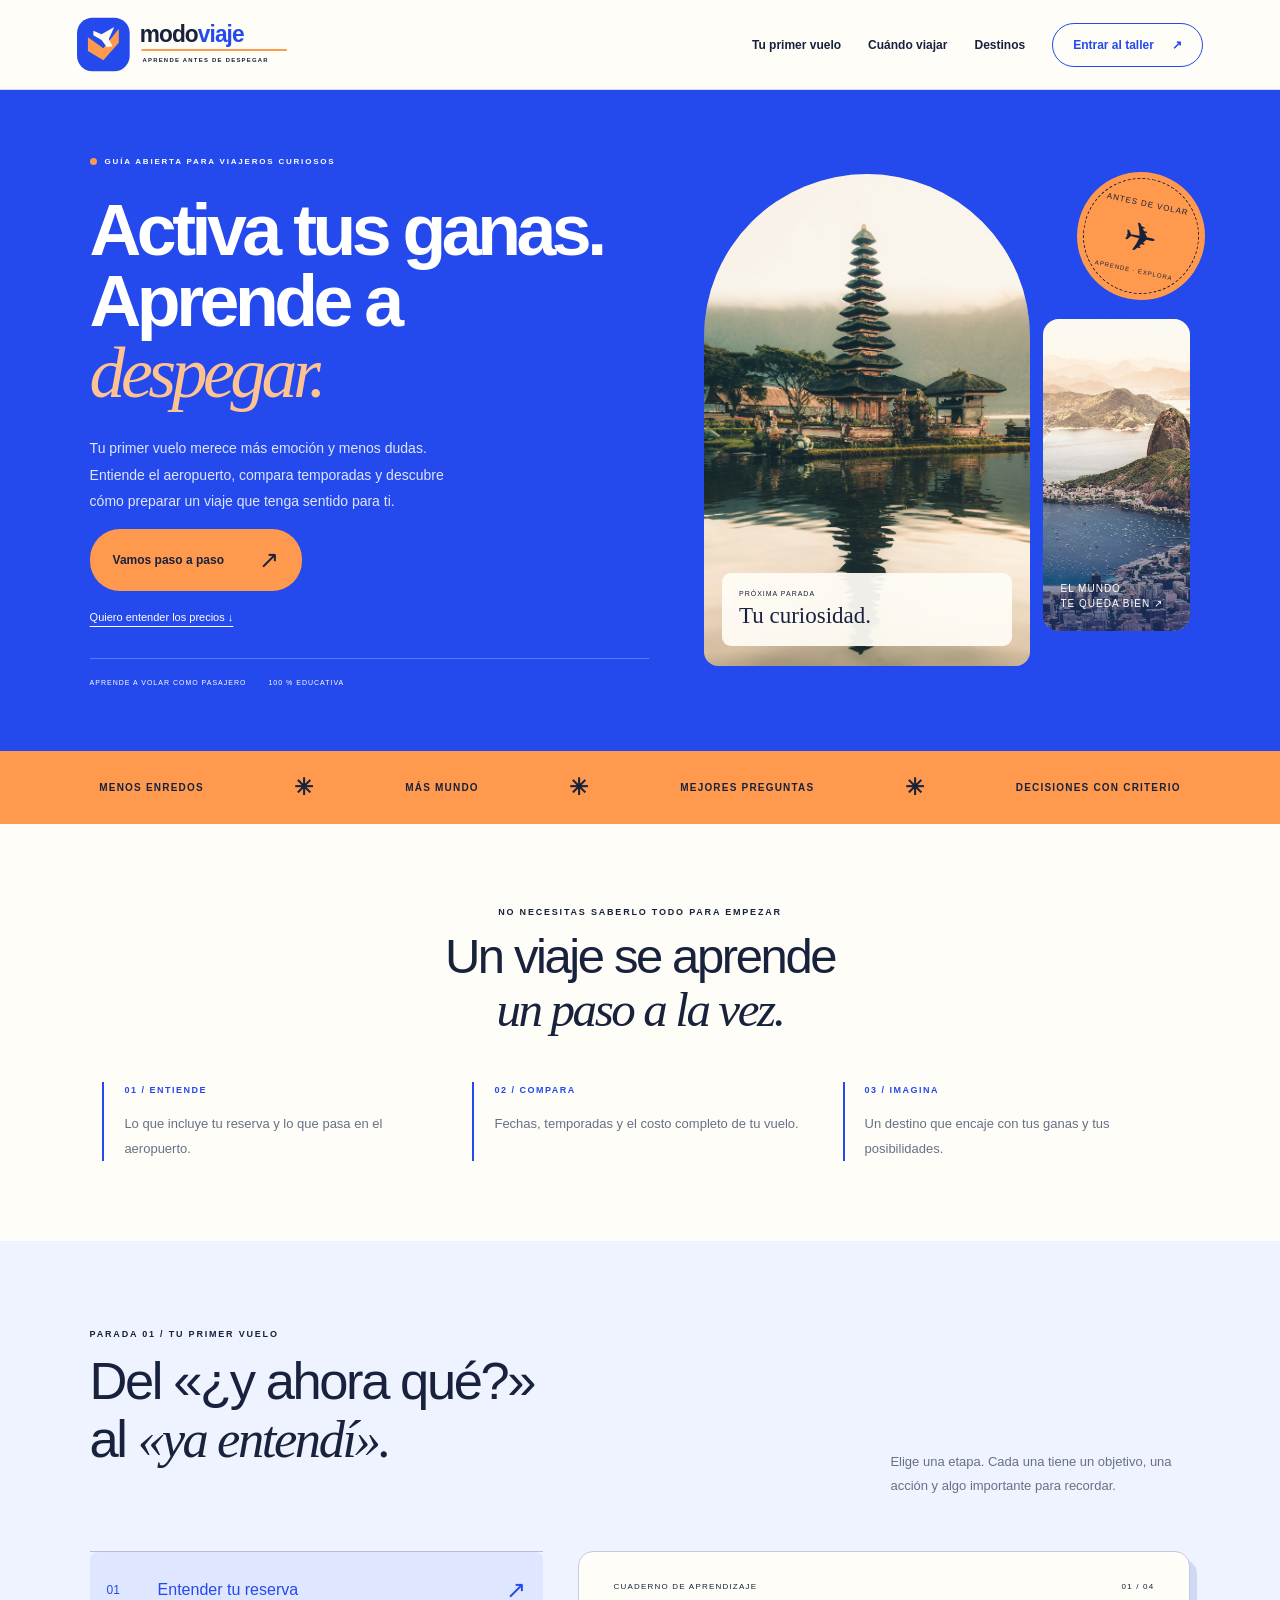
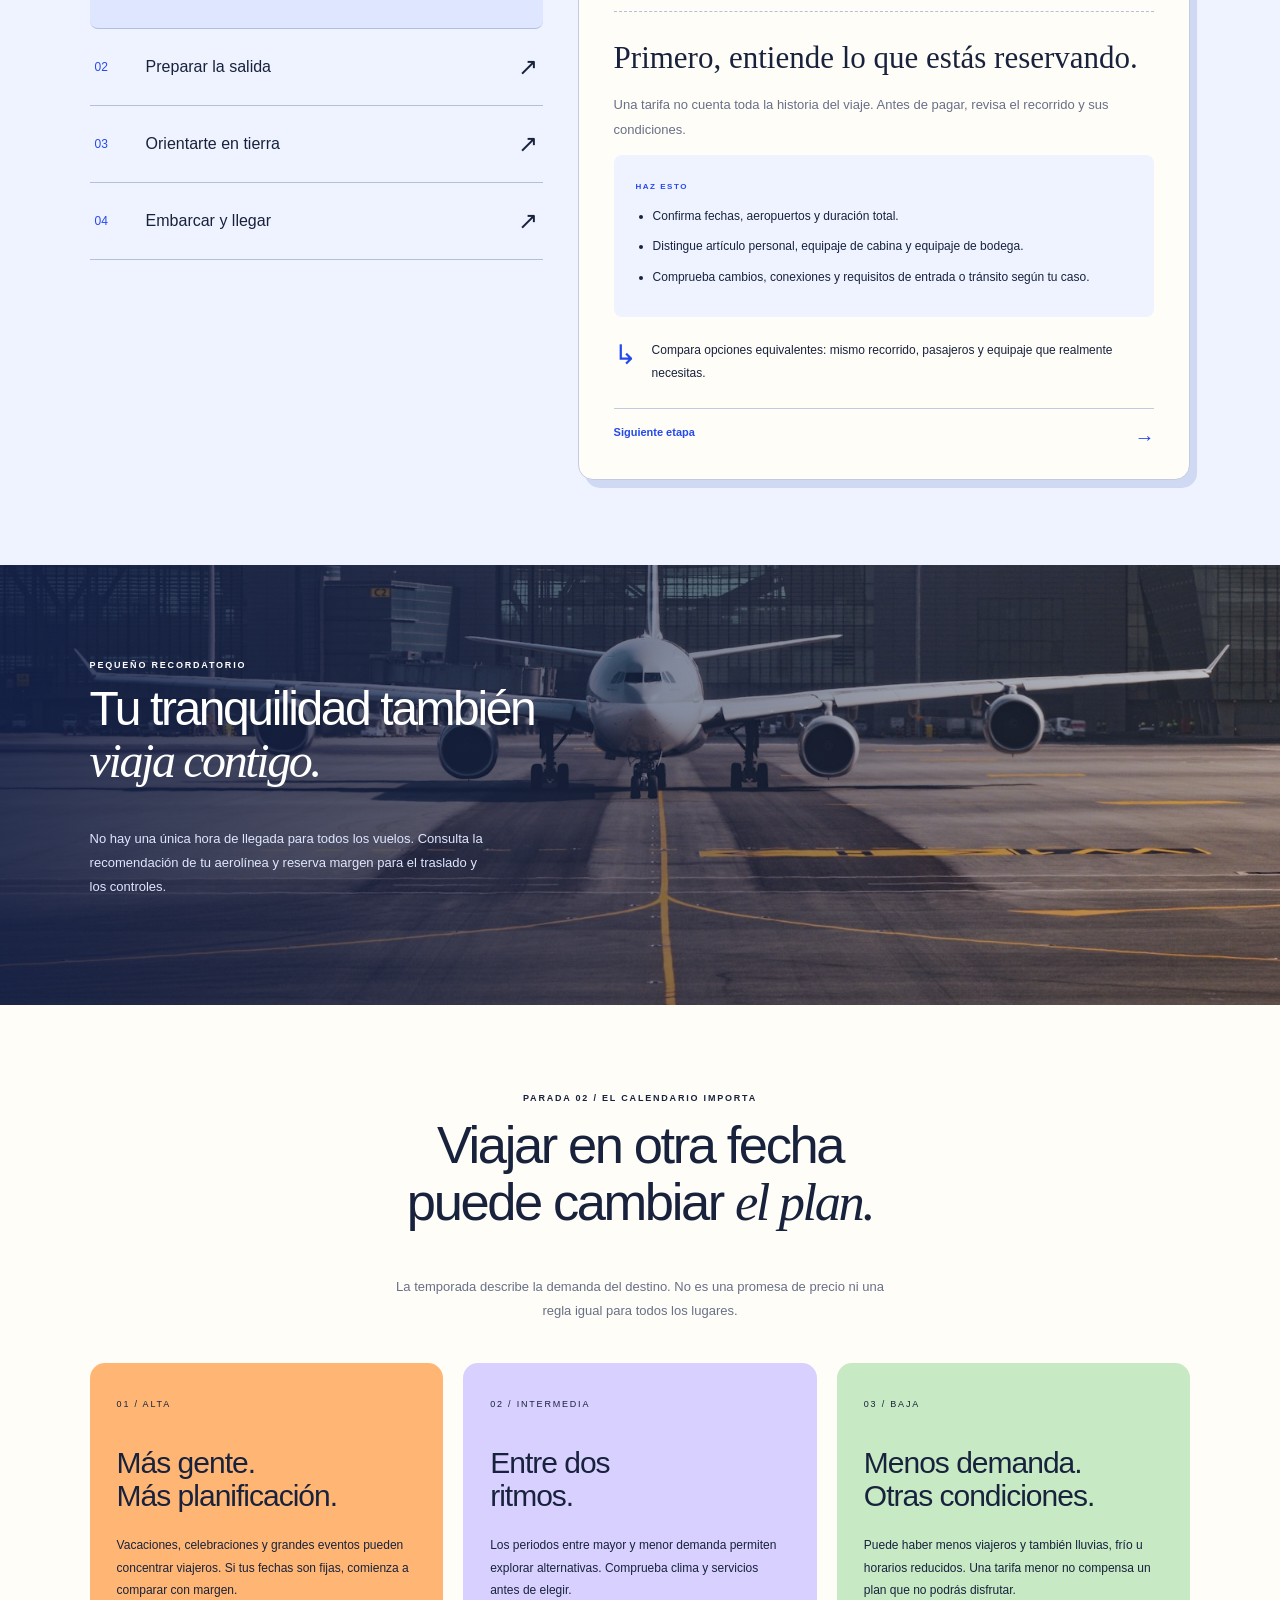
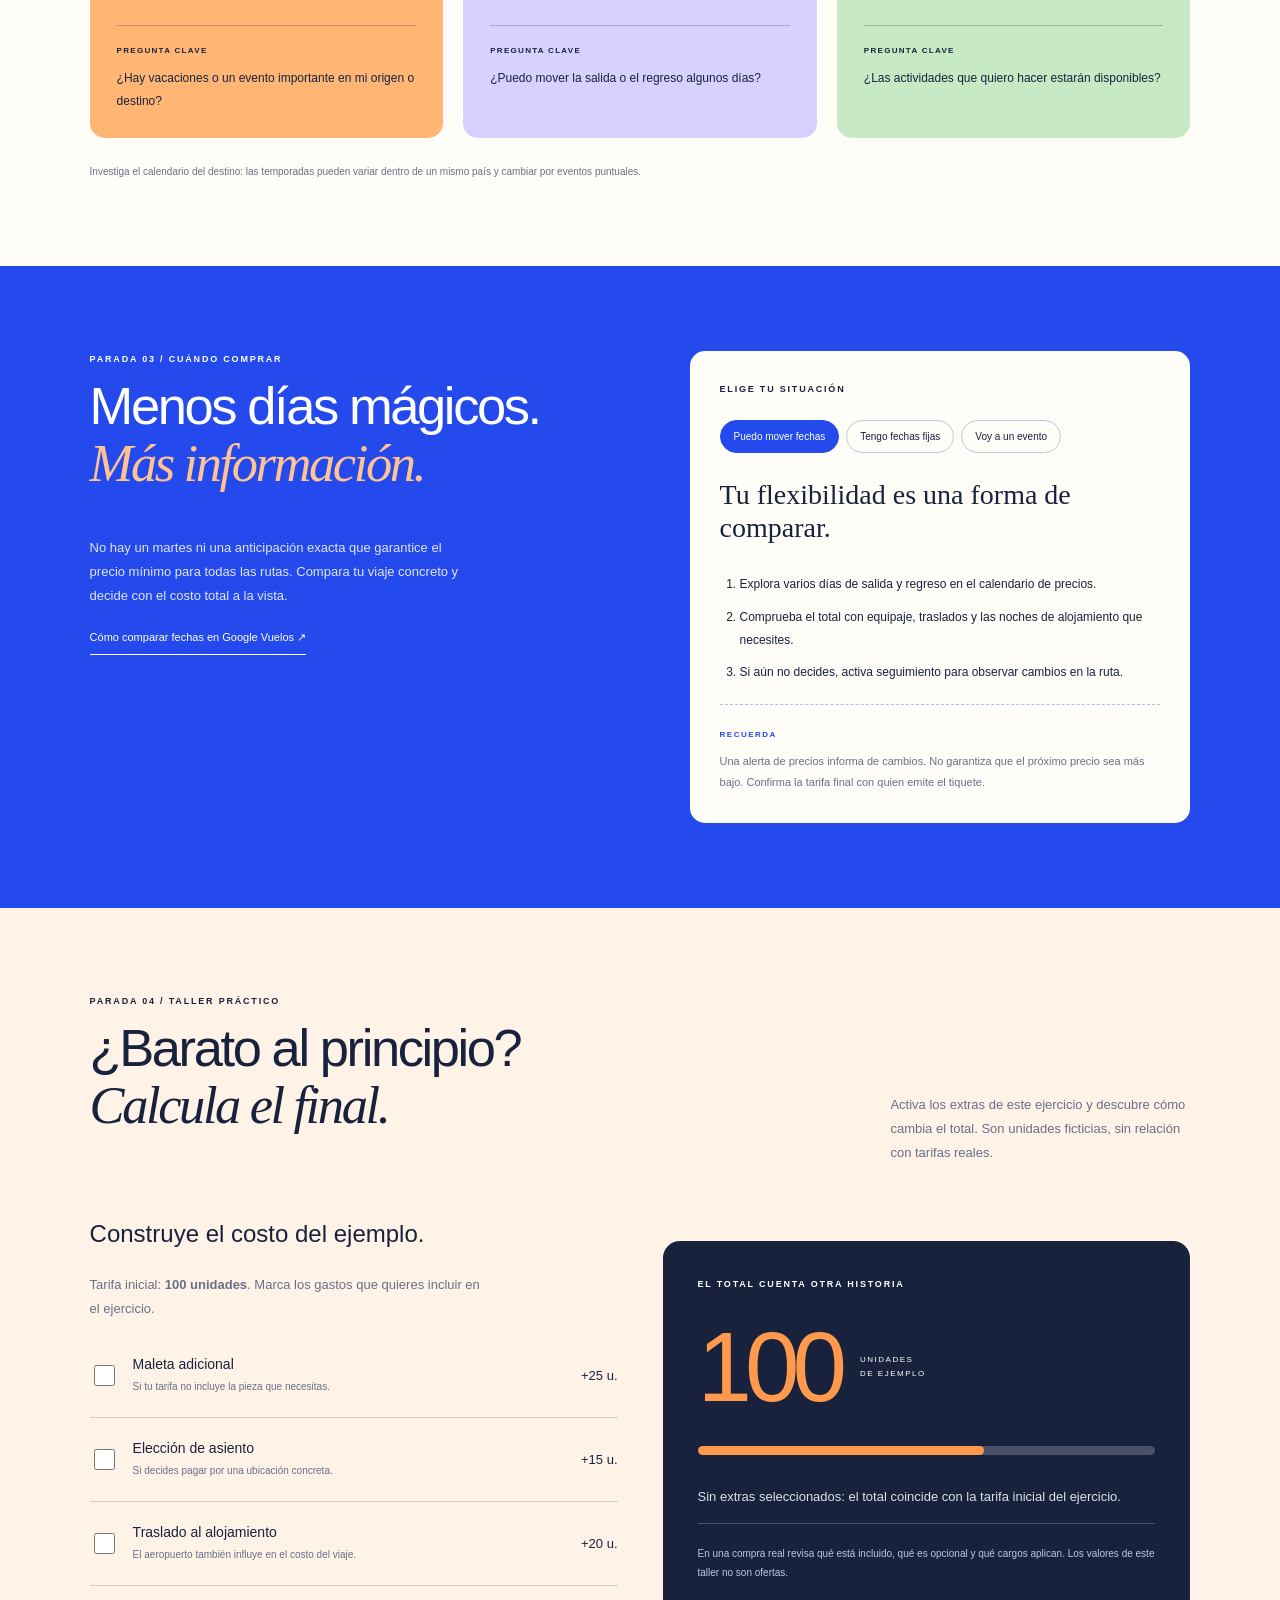
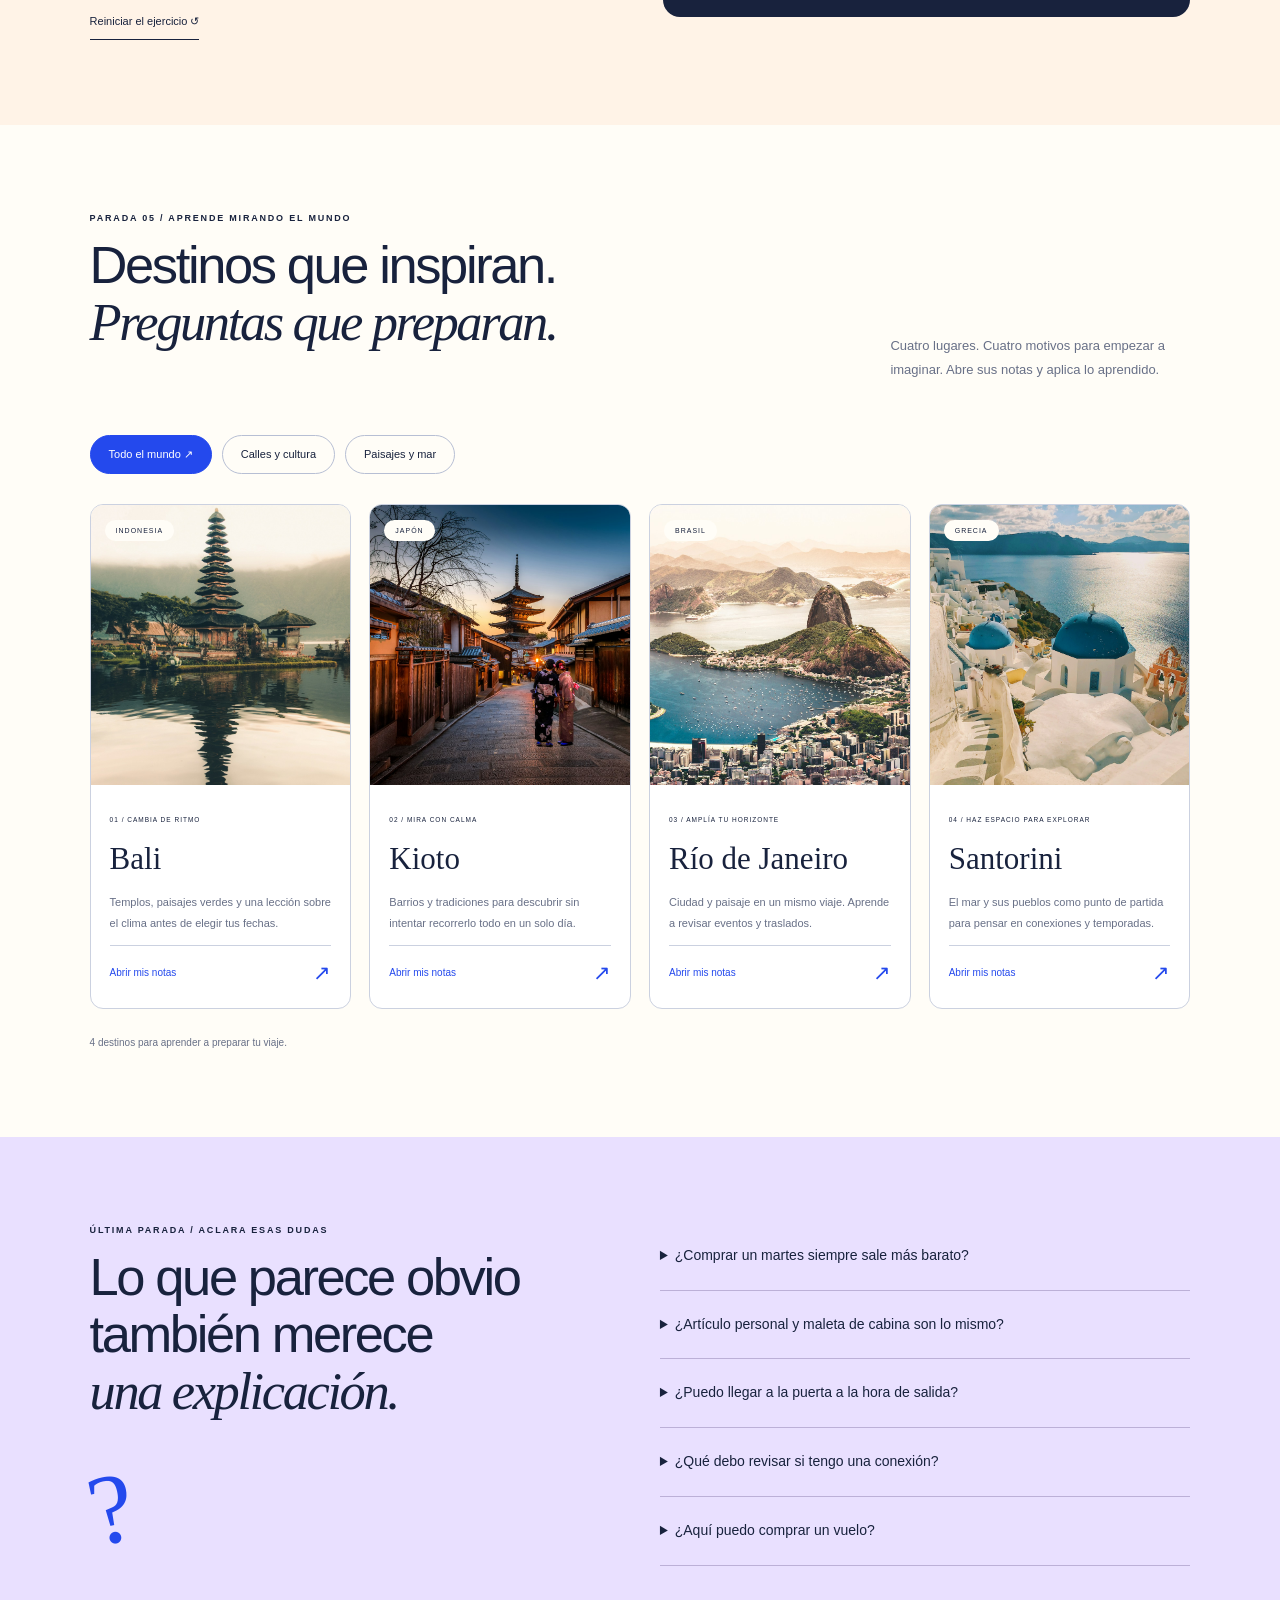
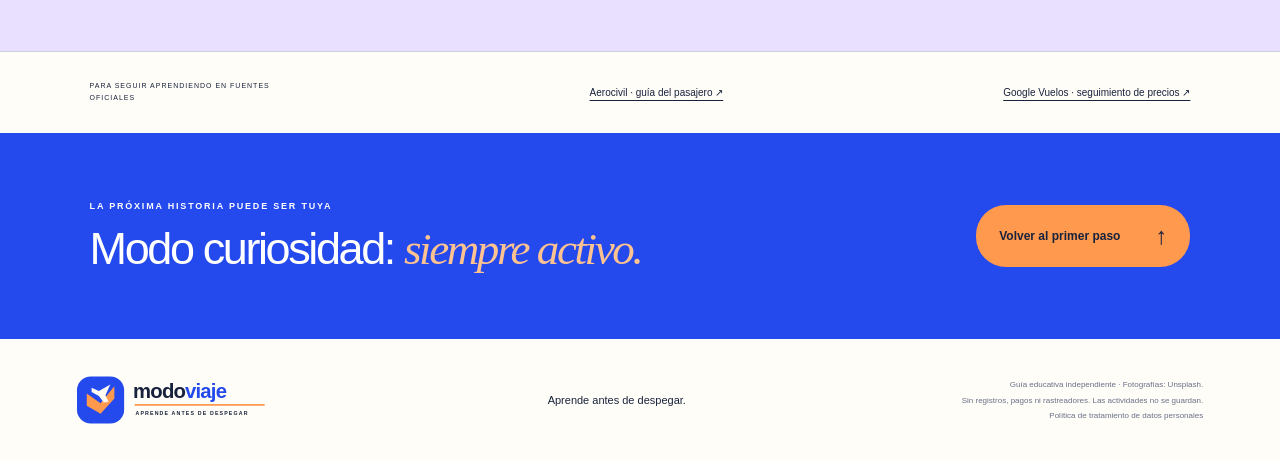
<file: index.html>
<!doctype html>
<html lang="es"><head><meta charset="utf-8"><meta name="viewport" content="width=device-width,initial-scale=1"><meta name="description" content="Modo Viaje: una guía educativa para tu primer vuelo. Aprende a comparar temporadas, fechas, equipaje y destinos con actividades prácticas."><meta name="theme-color" content="#2449ed"><title>Modo Viaje · Aprende antes de despegar</title><link rel="icon" href="imagenes/simbolo.svg" type="image/svg+xml"><link rel="stylesheet" href="estilos.css"><script src="script.js" defer></script></head>
<body><a class="skip" href="#ruta">Saltar a las lecciones</a>
<header><a class="brand" href="#inicio" aria-label="Modo Viaje, inicio"><img src="imagenes/logo.svg" width="218" height="58" alt="Modo Viaje — aprende antes de despegar"></a><nav id="nav"><a href="#ruta">Tu primer vuelo</a><a href="#temporadas">Cuándo viajar</a><a href="#destinos">Destinos</a><a href="#taller" class="nav-cta">Entrar al taller <span>↗</span></a></nav><button class="menu" aria-controls="nav" aria-expanded="false" aria-label="Abrir menú">☰</button></header>
<main>
<section id="inicio" class="hero"><div class="hero-content"><p class="eyebrow"><span class="status-dot"></span> GUÍA ABIERTA PARA VIAJEROS CURIOSOS</p><h1>Activa tus ganas.<br>Aprende a<br><em>despegar.</em></h1><p>Tu primer vuelo merece más emoción y menos dudas. Entiende el aeropuerto, compara temporadas y descubre cómo preparar un viaje que tenga sentido para ti.</p><a class="button orange" href="#ruta">Vamos paso a paso <span>↗</span></a><a class="hero-secondary" href="#temporadas">Quiero entender los precios ↓</a><div class="hero-tags"><span>APRENDE A VOLAR COMO PASAJERO</span><span>100 % EDUCATIVA</span></div></div><div class="hero-mosaic"><div class="hero-main-photo"><img src="imagenes/bali.jpg" alt="Templo balinés junto al lago, rodeado de jardines y montañas" fetchpriority="high"><div class="image-pin"><span>PRÓXIMA PARADA</span><strong>Tu curiosidad.</strong></div></div><div class="hero-mini-photo"><img src="imagenes/rio.jpg" alt="Pan de Azúcar y la bahía de Río de Janeiro" fetchpriority="high"><span>EL MUNDO<br>TE QUEDA BIEN ↗</span></div><div class="hero-badge" aria-hidden="true"><span>ANTES DE VOLAR</span><b>✈</b><small>APRENDE · EXPLORA</small></div></div></section>
<div class="marquee"><span>MENOS ENREDOS</span><b>✳</b><span>MÁS MUNDO</span><b>✳</b><span>MEJORES PREGUNTAS</span><b>✳</b><span>DECISIONES CON CRITERIO</span></div>
<section class="welcome"><p class="eyebrow">NO NECESITAS SABERLO TODO PARA EMPEZAR</p><h2>Un viaje se aprende<br><em>un paso a la vez.</em></h2><div class="welcome-notes"><p><b>01 / ENTIENDE</b>Lo que incluye tu reserva y lo que pasa en el aeropuerto.</p><p><b>02 / COMPARA</b>Fechas, temporadas y el costo completo de tu vuelo.</p><p><b>03 / IMAGINA</b>Un destino que encaje con tus ganas y tus posibilidades.</p></div></section>
<section id="ruta" class="flight-school section"><div class="section-heading"><div><p class="eyebrow">PARADA 01 / TU PRIMER VUELO</p><h2>Del «¿y ahora qué?»<br>al <em>«ya entendí».</em></h2></div><p>Elige una etapa. Cada una tiene un objetivo, una acción y algo importante para recordar.</p></div><div class="school-layout"><div class="school-nav" role="group" aria-label="Etapas del primer vuelo"><button data-stage="0" aria-pressed="true"><span>01</span><b>Entender tu reserva</b><i>↗</i></button><button data-stage="1" aria-pressed="false"><span>02</span><b>Preparar la salida</b><i>↗</i></button><button data-stage="2" aria-pressed="false"><span>03</span><b>Orientarte en tierra</b><i>↗</i></button><button data-stage="3" aria-pressed="false"><span>04</span><b>Embarcar y llegar</b><i>↗</i></button></div><article class="lesson-sheet" aria-live="polite"><div class="sheet-top"><span>CUADERNO DE APRENDIZAJE</span><span id="stage-count">01 / 04</span></div><h3 id="stage-title"></h3><p id="stage-description"></p><div class="sheet-action"><span>HAZ ESTO</span><ul id="stage-actions"></ul></div><div class="sheet-note"><b>↳</b><p id="stage-note"></p></div><button id="stage-next" class="next-lesson">Siguiente etapa <span>→</span></button></article></div></section>
<section class="travel-break"><img src="imagenes/vuelo.jpg" alt="Avión de pasajeros visto de frente en la plataforma de un aeropuerto" loading="lazy"><div><p class="eyebrow">PEQUEÑO RECORDATORIO</p><h2>Tu tranquilidad también<br><em>viaja contigo.</em></h2><p>No hay una única hora de llegada para todos los vuelos. Consulta la recomendación de tu aerolínea y reserva margen para el traslado y los controles.</p></div></section>
<section id="temporadas" class="season-section section"><div class="season-heading"><p class="eyebrow">PARADA 02 / EL CALENDARIO IMPORTA</p><h2>Viajar en otra fecha<br>puede cambiar <em>el plan.</em></h2><p>La temporada describe la demanda del destino. No es una promesa de precio ni una regla igual para todos los lugares.</p></div><div class="season-cards"><article class="season-high"><span>01 / ALTA</span><h3>Más gente. <br>Más planificación.</h3><p>Vacaciones, celebraciones y grandes eventos pueden concentrar viajeros. Si tus fechas son fijas, comienza a comparar con margen.</p><strong>PREGUNTA CLAVE</strong><p>¿Hay vacaciones o un evento importante en mi origen o destino?</p></article><article class="season-mid"><span>02 / INTERMEDIA</span><h3>Entre dos <br>ritmos.</h3><p>Los periodos entre mayor y menor demanda permiten explorar alternativas. Comprueba clima y servicios antes de elegir.</p><strong>PREGUNTA CLAVE</strong><p>¿Puedo mover la salida o el regreso algunos días?</p></article><article class="season-low"><span>03 / BAJA</span><h3>Menos demanda. <br>Otras condiciones.</h3><p>Puede haber menos viajeros y también lluvias, frío u horarios reducidos. Una tarifa menor no compensa un plan que no podrás disfrutar.</p><strong>PREGUNTA CLAVE</strong><p>¿Las actividades que quiero hacer estarán disponibles?</p></article></div><p class="season-footnote">Investiga el calendario del destino: las temporadas pueden variar dentro de un mismo país y cambiar por eventos puntuales.</p></section>
<section class="buying-section section"><div class="buying-title"><p class="eyebrow">PARADA 03 / CUÁNDO COMPRAR</p><h2>Menos días mágicos.<br><em>Más información.</em></h2><p>No hay un martes ni una anticipación exacta que garantice el precio mínimo para todas las rutas. Compara tu viaje concreto y decide con el costo total a la vista.</p><a class="text-link" href="https://support.google.com/travel/answer/7664728?hl=es" target="_blank" rel="noopener noreferrer">Cómo comparar fechas en Google Vuelos ↗</a></div><div class="strategy-box"><p class="eyebrow">ELIGE TU SITUACIÓN</p><div class="strategy-controls" role="group" aria-label="Flexibilidad del viaje"><button data-strategy="flexible" aria-pressed="true">Puedo mover fechas</button><button data-strategy="fijo" aria-pressed="false">Tengo fechas fijas</button><button data-strategy="evento" aria-pressed="false">Voy a un evento</button></div><div id="strategy-result" aria-live="polite"></div><div class="strategy-bottom"><span>RECUERDA</span><p>Una alerta de precios informa de cambios. No garantiza que el próximo precio sea más bajo. Confirma la tarifa final con quien emite el tiquete.</p></div></div></section>
<section id="taller" class="workshop section"><div class="section-heading"><div><p class="eyebrow">PARADA 04 / TALLER PRÁCTICO</p><h2>¿Barato al principio?<br><em>Calcula el final.</em></h2></div><p>Activa los extras de este ejercicio y descubre cómo cambia el total. Son unidades ficticias, sin relación con tarifas reales.</p></div><div class="workshop-layout"><div class="extras"><h3>Construye el costo del ejemplo.</h3><p>Tarifa inicial: <b>100 unidades</b>. Marca los gastos que quieres incluir en el ejercicio.</p><label><input type="checkbox" data-extra="25"><span>Maleta adicional<small>Si tu tarifa no incluye la pieza que necesitas.</small></span><b>+25 u.</b></label><label><input type="checkbox" data-extra="15"><span>Elección de asiento<small>Si decides pagar por una ubicación concreta.</small></span><b>+15 u.</b></label><label><input type="checkbox" data-extra="20"><span>Traslado al alojamiento<small>El aeropuerto también influye en el costo del viaje.</small></span><b>+20 u.</b></label><button id="reset-cost" class="text-link">Reiniciar el ejercicio ↺</button></div><div class="total-board" aria-live="polite"><p class="eyebrow">EL TOTAL CUENTA OTRA HISTORIA</p><div class="total-number"><span id="cost-total">100</span><small>UNIDADES<br>DE EJEMPLO</small></div><div class="cost-bar" aria-hidden="true"><span id="cost-bar-fill"></span></div><p id="cost-message">Sin extras seleccionados: el total coincide con la tarifa inicial del ejercicio.</p><div class="board-note">En una compra real revisa qué está incluido, qué es opcional y qué cargos aplican. Los valores de este taller no son ofertas.</div></div></div></section>
<section id="destinos" class="destinations section"><div class="section-heading"><div><p class="eyebrow">PARADA 05 / APRENDE MIRANDO EL MUNDO</p><h2>Destinos que inspiran.<br><em>Preguntas que preparan.</em></h2></div><p>Cuatro lugares. Cuatro motivos para empezar a imaginar. Abre sus notas y aplica lo aprendido.</p></div><div class="destination-filters" role="group" aria-label="Filtrar destinos"><button data-filter="todos" aria-pressed="true">Todo el mundo ↗</button><button data-filter="cultura" aria-pressed="false">Calles y cultura</button><button data-filter="paisaje" aria-pressed="false">Paisajes y mar</button></div><div class="destination-grid"><article class="destination-card" data-category="paisaje"><div class="destination-image"><img src="imagenes/bali.jpg" alt="Templo junto al agua y jardines de Bali" loading="lazy"><span>INDONESIA</span></div><div class="destination-copy"><span>01 / CAMBIA DE RITMO</span><h3>Bali</h3><p>Templos, paisajes verdes y una lección sobre el clima antes de elegir tus fechas.</p><button data-destination="bali">Abrir mis notas <b>↗</b></button></div></article><article class="destination-card" data-category="cultura"><div class="destination-image"><img src="imagenes/kioto.jpg" alt="Calle tradicional de Kioto con una pagoda al atardecer" loading="lazy"><span>JAPÓN</span></div><div class="destination-copy"><span>02 / MIRA CON CALMA</span><h3>Kioto</h3><p>Barrios y tradiciones para descubrir sin intentar recorrerlo todo en un solo día.</p><button data-destination="kioto">Abrir mis notas <b>↗</b></button></div></article><article class="destination-card" data-category="cultura"><div class="destination-image"><img src="imagenes/rio.jpg" alt="Pan de Azúcar y costa de Río de Janeiro" loading="lazy"><span>BRASIL</span></div><div class="destination-copy"><span>03 / AMPLÍA TU HORIZONTE</span><h3>Río de Janeiro</h3><p>Ciudad y paisaje en un mismo viaje. Aprende a revisar eventos y traslados.</p><button data-destination="rio">Abrir mis notas <b>↗</b></button></div></article><article class="destination-card" data-category="paisaje"><div class="destination-image"><img src="imagenes/santorini.jpg" alt="Cúpulas azules y casas blancas junto al mar de Santorini" loading="lazy"><span>GRECIA</span></div><div class="destination-copy"><span>04 / HAZ ESPACIO PARA EXPLORAR</span><h3>Santorini</h3><p>El mar y sus pueblos como punto de partida para pensar en conexiones y temporadas.</p><button data-destination="santorini">Abrir mis notas <b>↗</b></button></div></article></div><p id="destination-count" class="season-footnote" aria-live="polite">4 destinos para aprender a preparar tu viaje.</p></section>
<section class="myths section"><div><p class="eyebrow">ÚLTIMA PARADA / ACLARA ESAS DUDAS</p><h2>Lo que parece obvio<br>también merece<br><em>una explicación.</em></h2><span class="question-stamp" aria-hidden="true">?</span></div><div class="myth-list"><details><summary>¿Comprar un martes siempre sale más barato?</summary><p>No es una regla universal. Distingue el día de compra de las fechas en que vuelas. Compara rutas, fechas y condiciones equivalentes.</p></details><details><summary>¿Artículo personal y maleta de cabina son lo mismo?</summary><p>No necesariamente. Son piezas que pueden tener condiciones y costos diferentes. Revisa cantidades, medidas y peso según tu tarifa; no existe un límite universal para todas las aerolíneas.</p></details><details><summary>¿Puedo llegar a la puerta a la hora de salida?</summary><p>El embarque tiene sus propios horarios y cierre. Consulta los plazos de tu vuelo y llega con margen. La puerta puede cambiar: revisa las pantallas y escucha los anuncios.</p></details><details><summary>¿Qué debo revisar si tengo una conexión?</summary><p>Si todos los tramos están en una reserva, si debes recoger equipaje, si cambias de terminal o aeropuerto y qué requisitos de tránsito corresponden a tu caso.</p></details><details><summary>¿Aquí puedo comprar un vuelo?</summary><p>Modo Viaje es una guía educativa independiente. No vende tiquetes ni procesa pagos. Las actividades son ejemplos para aprender y no muestran disponibilidad de vuelos.</p></details></div></section>
<section class="source-links"><p>PARA SEGUIR APRENDIENDO EN FUENTES OFICIALES</p><a href="https://www.aerocivil.gov.co/guia-del-pasajero" target="_blank" rel="noopener noreferrer">Aerocivil · guía del pasajero ↗</a><a href="https://support.google.com/travel/answer/6235879?hl=es" target="_blank" rel="noopener noreferrer">Google Vuelos · seguimiento de precios ↗</a></section>
<section class="closing"><div><p class="eyebrow">LA PRÓXIMA HISTORIA PUEDE SER TUYA</p><h2>Modo curiosidad: <em>siempre activo.</em></h2></div><a class="button orange" href="#ruta">Volver al primer paso <span>↑</span></a></section></main>
<footer><a class="brand" href="#inicio"><img src="imagenes/logo.svg" width="218" height="58" alt="Modo Viaje — aprende antes de despegar"></a><p>Aprende antes de despegar.</p><small>Guía educativa independiente · Fotografías: Unsplash.<br>Sin registros, pagos ni rastreadores. Las actividades no se guardan.<br><a href="politica-de-datos.html">Política de tratamiento de datos personales</a></small></footer>
<dialog id="destination-dialog" aria-labelledby="destination-title"><button id="close-dialog" aria-label="Cerrar notas">×</button><img id="dialog-image" src="imagenes/bali.jpg" alt=""><div class="dialog-content"><p id="destination-country" class="eyebrow"></p><h2 id="destination-title"></h2><div id="destination-notes"></div><p class="dialog-fine">Inspiración educativa. Confirma requisitos de entrada y tránsito según tu nacionalidad, así como las condiciones de tu vuelo.</p><button id="back-dialog" class="button blue">Seguir explorando ↗</button></div></dialog>
</body></html>
</file>
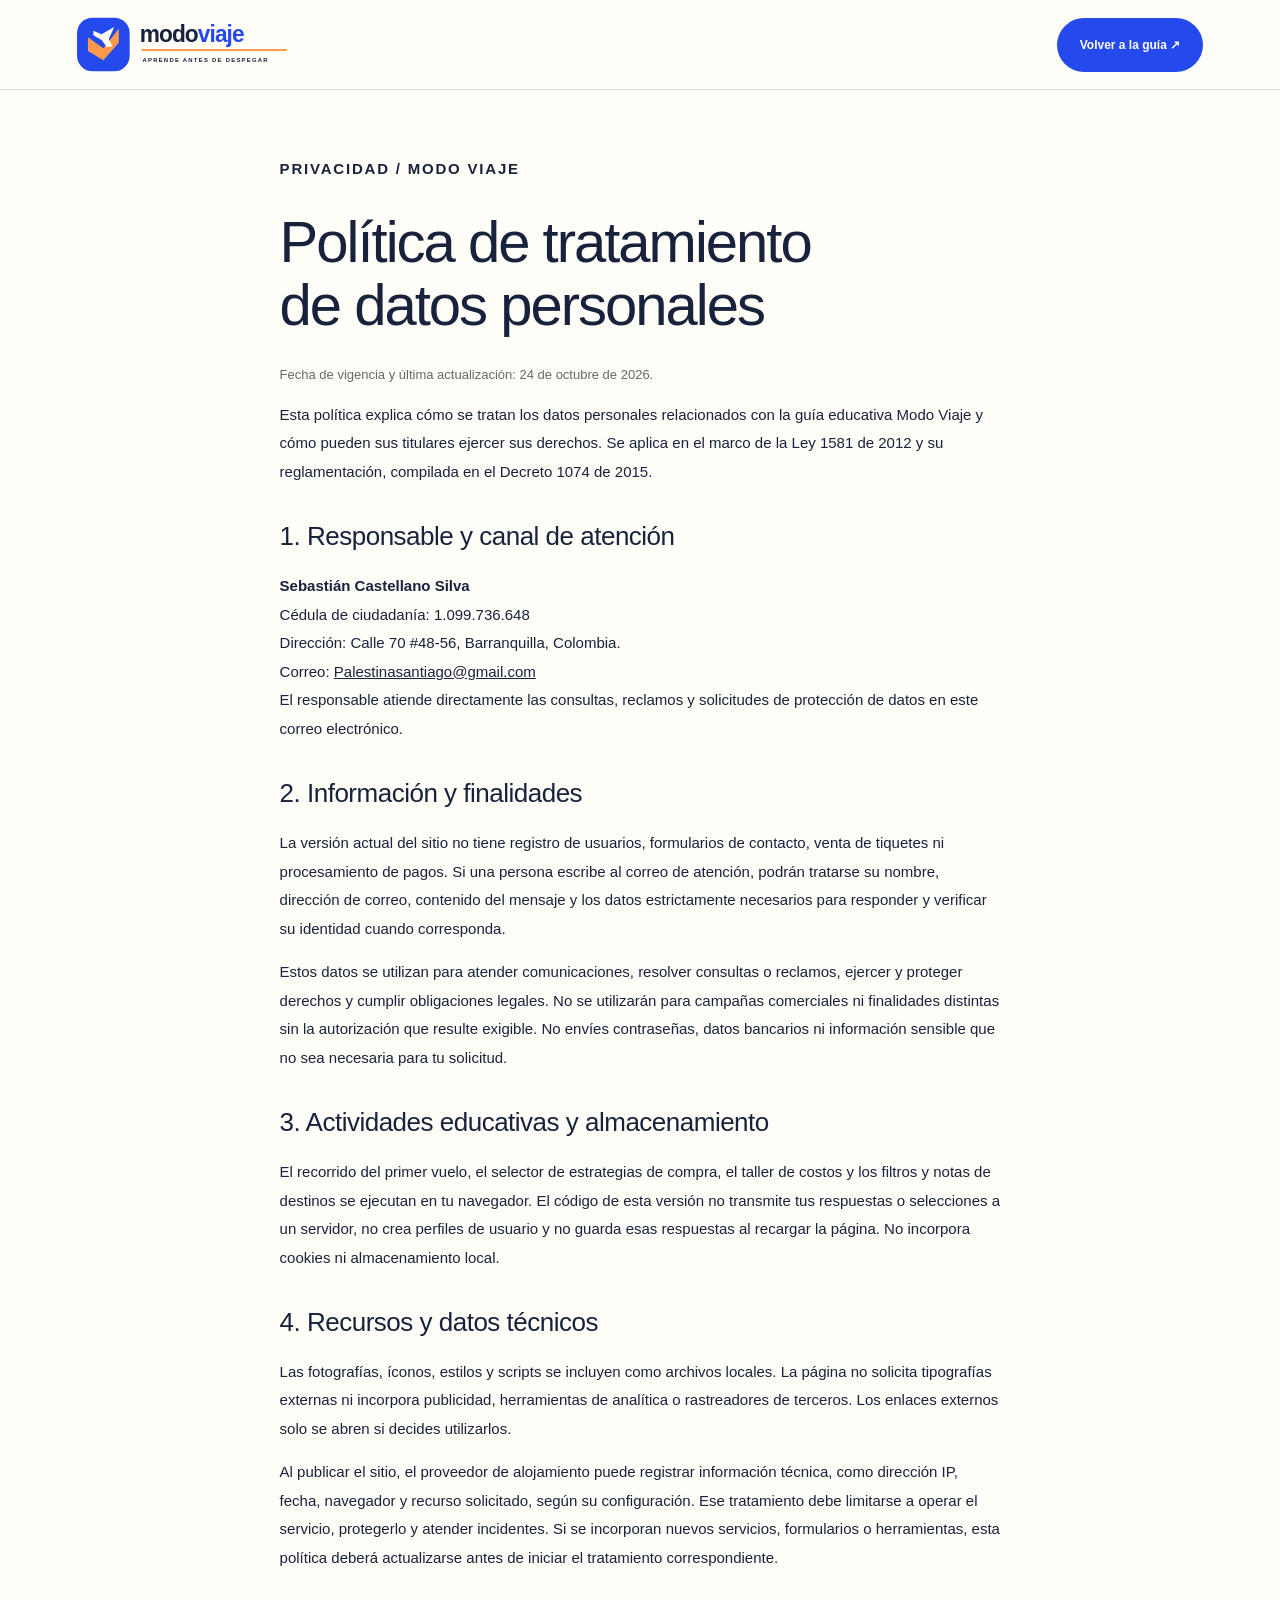
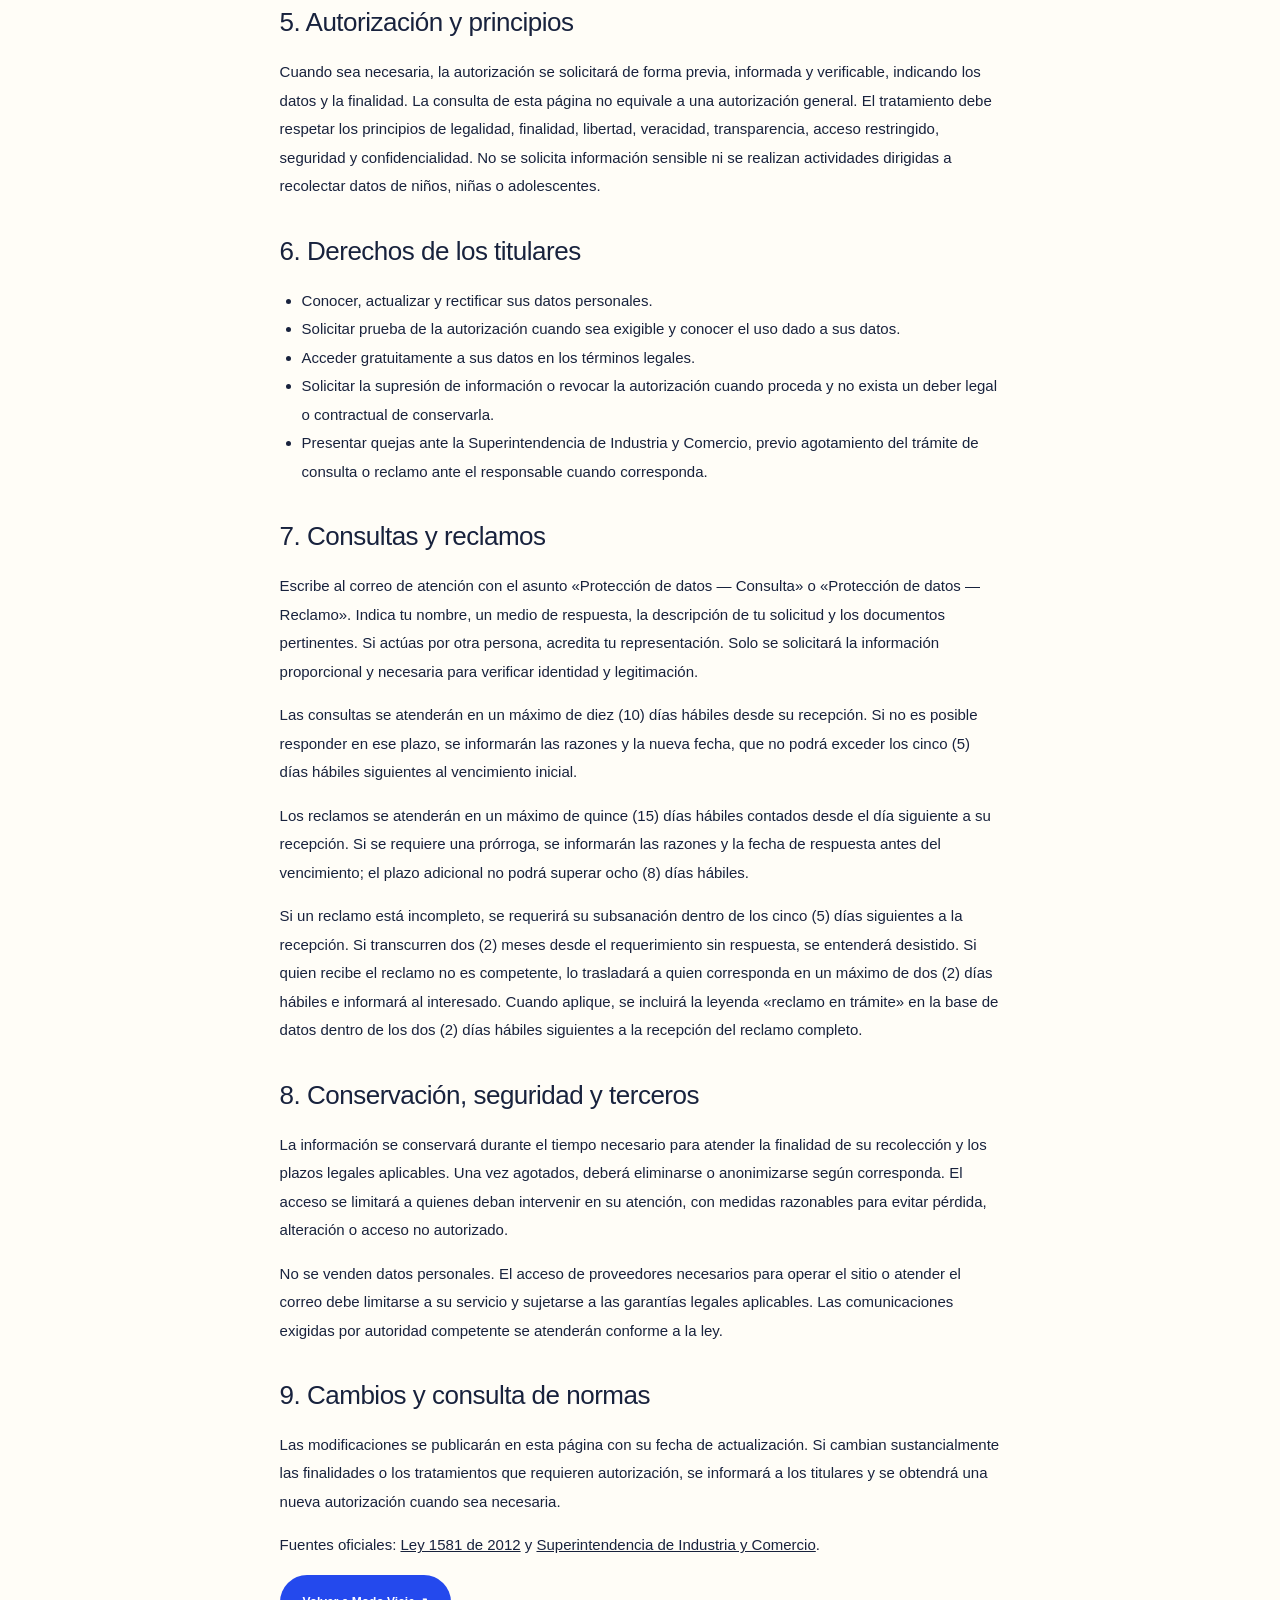
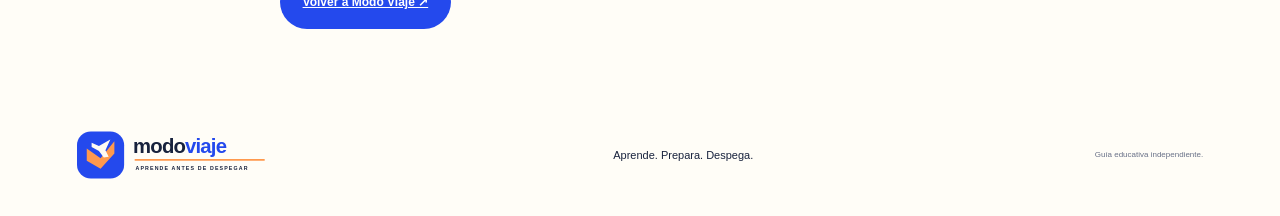
<file: politica-de-datos.html>
<!DOCTYPE html>
<html lang="es">
<head><meta charset="UTF-8"><meta name="viewport" content="width=device-width, initial-scale=1"><meta name="description" content="Política de tratamiento de datos personales de Modo Viaje y canales para ejercer tus derechos."><title>Política de tratamiento de datos personales | Modo Viaje</title><link rel="icon" href="imagenes/simbolo.svg" type="image/svg+xml"><link rel="stylesheet" href="estilos.css"><style>.legal{max-width:900px;margin:auto;padding:65px 7%}.legal h1{font-size:clamp(36px,6vw,58px);letter-spacing:-2px}.legal h2{font-size:26px;letter-spacing:-.5px;margin-top:36px}.legal p,.legal li{font-size:15px;line-height:1.9}.legal a:not(.logo){text-decoration:underline;overflow-wrap:anywhere}.legal ul{padding-left:22px}.legal address{font-style:normal;line-height:1.9;font-size:15px}.legal h1{font-weight:500;line-height:1.1}.legal a{overflow-wrap:anywhere}.legal .brand img{width:218px;height:auto}@media(max-width:700px){header .button{padding:12px 15px;font-size:10px}.legal .brand img{width:170px}.legal{padding:45px 7%}.legal h1{font-size:36px}header{gap:15px}}.legal .date{color:#626c65;font-size:13px}</style></head>
<body><header><a class="brand" href="index.html" aria-label="Modo Viaje, volver al inicio"><img src="imagenes/logo.svg" width="218" height="58" alt="Modo Viaje — aprende antes de despegar"></a><a class="button blue" href="index.html">Volver a la guía ↗</a></header>
<main class="legal"><p class="eyebrow">PRIVACIDAD / MODO VIAJE</p><h1>Política de tratamiento<br>de datos personales</h1><p class="date">Fecha de vigencia y última actualización: 24 de octubre de 2026.</p>
<p>Esta política explica cómo se tratan los datos personales relacionados con la guía educativa Modo Viaje y cómo pueden sus titulares ejercer sus derechos. Se aplica en el marco de la Ley 1581 de 2012 y su reglamentación, compilada en el Decreto 1074 de 2015.</p>
<h2>1. Responsable y canal de atención</h2><address><strong>Sebastián Castellano Silva</strong><br>Cédula de ciudadanía: 1.099.736.648<br>Dirección: Calle 70 #48-56, Barranquilla, Colombia.<br>Correo: <a href="mailto:Palestinasantiago@gmail.com">Palestinasantiago@gmail.com</a></address><p>El responsable atiende directamente las consultas, reclamos y solicitudes de protección de datos en este correo electrónico.</p>
<h2>2. Información y finalidades</h2><p>La versión actual del sitio no tiene registro de usuarios, formularios de contacto, venta de tiquetes ni procesamiento de pagos. Si una persona escribe al correo de atención, podrán tratarse su nombre, dirección de correo, contenido del mensaje y los datos estrictamente necesarios para responder y verificar su identidad cuando corresponda.</p><p>Estos datos se utilizan para atender comunicaciones, resolver consultas o reclamos, ejercer y proteger derechos y cumplir obligaciones legales. No se utilizarán para campañas comerciales ni finalidades distintas sin la autorización que resulte exigible. No envíes contraseñas, datos bancarios ni información sensible que no sea necesaria para tu solicitud.</p>
<h2>3. Actividades educativas y almacenamiento</h2><p>El recorrido del primer vuelo, el selector de estrategias de compra, el taller de costos y los filtros y notas de destinos se ejecutan en tu navegador. El código de esta versión no transmite tus respuestas o selecciones a un servidor, no crea perfiles de usuario y no guarda esas respuestas al recargar la página. No incorpora cookies ni almacenamiento local.</p><h2>4. Recursos y datos técnicos</h2><p>Las fotografías, íconos, estilos y scripts se incluyen como archivos locales. La página no solicita tipografías externas ni incorpora publicidad, herramientas de analítica o rastreadores de terceros. Los enlaces externos solo se abren si decides utilizarlos.</p><p>Al publicar el sitio, el proveedor de alojamiento puede registrar información técnica, como dirección IP, fecha, navegador y recurso solicitado, según su configuración. Ese tratamiento debe limitarse a operar el servicio, protegerlo y atender incidentes. Si se incorporan nuevos servicios, formularios o herramientas, esta política deberá actualizarse antes de iniciar el tratamiento correspondiente.</p><h2>5. Autorización y principios</h2><p>Cuando sea necesaria, la autorización se solicitará de forma previa, informada y verificable, indicando los datos y la finalidad. La consulta de esta página no equivale a una autorización general. El tratamiento debe respetar los principios de legalidad, finalidad, libertad, veracidad, transparencia, acceso restringido, seguridad y confidencialidad. No se solicita información sensible ni se realizan actividades dirigidas a recolectar datos de niños, niñas o adolescentes.</p>
<h2>6. Derechos de los titulares</h2><ul><li>Conocer, actualizar y rectificar sus datos personales.</li><li>Solicitar prueba de la autorización cuando sea exigible y conocer el uso dado a sus datos.</li><li>Acceder gratuitamente a sus datos en los términos legales.</li><li>Solicitar la supresión de información o revocar la autorización cuando proceda y no exista un deber legal o contractual de conservarla.</li><li>Presentar quejas ante la Superintendencia de Industria y Comercio, previo agotamiento del trámite de consulta o reclamo ante el responsable cuando corresponda.</li></ul>
<h2>7. Consultas y reclamos</h2><p>Escribe al correo de atención con el asunto «Protección de datos — Consulta» o «Protección de datos — Reclamo». Indica tu nombre, un medio de respuesta, la descripción de tu solicitud y los documentos pertinentes. Si actúas por otra persona, acredita tu representación. Solo se solicitará la información proporcional y necesaria para verificar identidad y legitimación.</p><p>Las consultas se atenderán en un máximo de diez (10) días hábiles desde su recepción. Si no es posible responder en ese plazo, se informarán las razones y la nueva fecha, que no podrá exceder los cinco (5) días hábiles siguientes al vencimiento inicial.</p><p>Los reclamos se atenderán en un máximo de quince (15) días hábiles contados desde el día siguiente a su recepción. Si se requiere una prórroga, se informarán las razones y la fecha de respuesta antes del vencimiento; el plazo adicional no podrá superar ocho (8) días hábiles.</p><p>Si un reclamo está incompleto, se requerirá su subsanación dentro de los cinco (5) días siguientes a la recepción. Si transcurren dos (2) meses desde el requerimiento sin respuesta, se entenderá desistido. Si quien recibe el reclamo no es competente, lo trasladará a quien corresponda en un máximo de dos (2) días hábiles e informará al interesado. Cuando aplique, se incluirá la leyenda «reclamo en trámite» en la base de datos dentro de los dos (2) días hábiles siguientes a la recepción del reclamo completo.</p>
<h2>8. Conservación, seguridad y terceros</h2><p>La información se conservará durante el tiempo necesario para atender la finalidad de su recolección y los plazos legales aplicables. Una vez agotados, deberá eliminarse o anonimizarse según corresponda. El acceso se limitará a quienes deban intervenir en su atención, con medidas razonables para evitar pérdida, alteración o acceso no autorizado.</p><p>No se venden datos personales. El acceso de proveedores necesarios para operar el sitio o atender el correo debe limitarse a su servicio y sujetarse a las garantías legales aplicables. Las comunicaciones exigidas por autoridad competente se atenderán conforme a la ley.</p>
<h2>9. Cambios y consulta de normas</h2><p>Las modificaciones se publicarán en esta página con su fecha de actualización. Si cambian sustancialmente las finalidades o los tratamientos que requieren autorización, se informará a los titulares y se obtendrá una nueva autorización cuando sea necesaria.</p><p>Fuentes oficiales: <a href="https://www.funcionpublica.gov.co/eva/gestornormativo/norma.php?i=49981" target="_blank" rel="noopener noreferrer">Ley 1581 de 2012</a> y <a href="https://www.sic.gov.co/" target="_blank" rel="noopener noreferrer">Superintendencia de Industria y Comercio</a>.</p><a class="button blue" href="index.html">Volver a Modo Viaje ↗</a></main>
<footer><a class="brand" href="index.html"><img src="imagenes/logo.svg" width="218" height="58" alt="Modo Viaje — aprende antes de despegar"></a><p>Aprende. Prepara. Despega.</p><small>Guía educativa independiente.</small></footer></body></html>
</file>
<file: estilos.css>
:root{--blue:#2449ed;--navy:#18223d;--orange:#ff994d;--lavender:#e9e0ff;--paper:#fffdf7;--muted:#687087;--line:#d8dbea}*{box-sizing:border-box}html{scroll-behavior:smooth;scroll-padding-top:94px}body{margin:0;background:var(--paper);color:var(--navy);font-family:Arial,Helvetica,sans-serif}a{color:inherit;text-decoration:none}button,input{font:inherit}button{cursor:pointer;color:inherit}a,button,summary,input{-webkit-tap-highlight-color:transparent}a:focus-visible,button:focus-visible,summary:focus-visible,input:focus-visible{outline:3px solid #c44f04;outline-offset:5px}header{height:90px;display:flex;justify-content:space-between;align-items:center;padding:0 6%;background:var(--paper);border-bottom:1px solid var(--line);position:sticky;top:0;z-index:30}.brand{display:inline-flex;flex-shrink:0}.brand img{display:block;width:218px;height:auto}nav{display:flex;align-items:center;gap:27px;font-size:12px;font-weight:600}.nav-cta{padding:14px 20px;border:1px solid var(--blue);border-radius:30px;color:var(--blue)}.nav-cta span{margin-left:15px}.menu{display:none}.hero{background:var(--blue);color:white;padding:64px 7% 65px;display:grid;grid-template-columns:1.15fr 1fr;gap:5%;overflow:hidden}.eyebrow{font-size:9px;letter-spacing:1.8px;font-weight:700;line-height:1.9}.hero .eyebrow{font-size:8px;display:flex;align-items:center;gap:8px}.status-dot{width:7px;height:7px;border-radius:50%;background:var(--orange);flex-shrink:0}h1,h2,h3,p{margin-top:0}h1{font-size:clamp(55px,5.6vw,84px);font-weight:600;line-height:.99;letter-spacing:-4.5px;margin:26px 0}h1 em{font-family:Georgia,serif;font-weight:400;color:#ffc391}p{line-height:1.85}.hero-content>p:not(.eyebrow){max-width:390px;font-size:14px;color:#e0e6ff;line-height:1.9}.button{display:inline-flex;align-items:center;justify-content:space-between;gap:35px;font-size:12px;font-weight:700;border:0;border-radius:30px;padding:17px 23px;min-height:54px}.button span{font-size:24px;font-weight:400}.orange{background:var(--orange);color:var(--navy)}.blue{background:var(--blue);color:white}.hero-secondary{display:block;font-size:11px;margin-top:20px;text-decoration:underline;text-underline-offset:5px}.hero-tags{display:flex;gap:22px;flex-wrap:wrap;border-top:1px solid #9badff77;margin-top:35px;padding-top:20px;font-size:7px;letter-spacing:1px}.hero-mosaic{position:relative;display:grid;grid-template-columns:1fr .45fr;gap:13px;min-height:510px;padding:20px 0}.hero-main-photo{position:relative;border-radius:180px 180px 16px 16px;overflow:hidden;background:#6981bf}.hero-main-photo img{position:absolute;height:100%;width:100%;object-fit:cover;object-position:45% center}.image-pin{position:absolute;left:18px;right:18px;bottom:20px;background:#fffdf7ed;border-radius:9px;padding:17px;color:var(--navy)}.image-pin span{font-size:7px;letter-spacing:1px;display:block}.image-pin strong{display:block;font-family:Georgia,serif;font-weight:400;font-size:23px;margin-top:6px}.hero-mini-photo{position:relative;overflow:hidden;border-radius:16px;margin-top:145px;margin-bottom:35px;background:#6d8cba}.hero-mini-photo>img{height:100%;width:100%;position:absolute;object-fit:cover}.hero-mini-photo:after{position:absolute;content:'';inset:0;background:linear-gradient(0deg,#152969a6,transparent 65%)}.hero-mini-photo>span{position:absolute;bottom:20px;left:17px;right:12px;font-size:10px;line-height:1.5;letter-spacing:1px;z-index:1}.hero-badge{position:absolute;top:18px;right:-15px;width:128px;height:128px;background:var(--orange);border-radius:50%;display:flex;flex-direction:column;align-items:center;justify-content:center;color:var(--navy);transform:rotate(12deg);outline:1px dashed var(--navy);outline-offset:-7px}.hero-badge>span{font-size:8px;letter-spacing:1px}.hero-badge b{font-size:40px;font-weight:400;line-height:1.5}.hero-badge small{font-size:6px;letter-spacing:1px}.marquee{background:var(--orange);padding:23px 5%;display:flex;justify-content:space-around;align-items:center;gap:20px;font-size:10px;letter-spacing:1.2px;font-weight:700}.marquee b{font-size:23px}.welcome{text-align:center;padding:80px 8%}.welcome h2{font-size:49px;margin-bottom:45px}.welcome-notes{display:grid;grid-template-columns:repeat(3,1fr);text-align:left;gap:35px}.welcome-notes p{font-size:13px;line-height:1.9;color:var(--muted);padding-left:20px;border-left:2px solid var(--blue);margin:0}.welcome-notes b{display:block;font-size:9px;letter-spacing:1.5px;color:var(--blue);margin-bottom:13px}.section{padding:85px 7%}h2{font-size:clamp(36px,4.1vw,59px);font-weight:500;line-height:1.09;letter-spacing:-2.4px}em{font-family:Georgia,serif;font-weight:400}.section-heading{display:flex;justify-content:space-between;align-items:end;gap:40px;margin-bottom:40px}.section-heading>p{font-size:13px;color:var(--muted);max-width:300px}.flight-school{background:#eff3ff}.school-layout{display:grid;grid-template-columns:.85fr 1.15fr;gap:35px}.school-nav{display:flex;flex-direction:column;border-top:1px solid #b3bfdc}.school-nav button{display:flex;align-items:center;gap:18px;text-align:left;padding:24px 5px;border:0;border-bottom:1px solid #b3bfdc;background:transparent}.school-nav button>span{font-size:12px;color:var(--blue);width:33px}.school-nav b{flex:1;font-size:16px;font-weight:500}.school-nav i{font-style:normal;font-size:24px}.school-nav [aria-pressed=true]{color:var(--blue);background:#dfe6ff;padding-left:17px;padding-right:17px;border-radius:8px}.lesson-sheet{padding:30px 35px;background:var(--paper);border:1px solid #c3cbe0;border-radius:15px;box-shadow:7px 8px 0 #cfd9f3}.sheet-top{display:flex;justify-content:space-between;gap:20px;border-bottom:1px dashed #b3bfdc;padding-bottom:20px;font-size:8px;letter-spacing:1.2px}.lesson-sheet h3{font-family:Georgia,serif;font-size:31px;line-height:1.2;font-weight:400;margin:27px 0 17px}.lesson-sheet>p{font-size:13px;color:var(--muted)}.sheet-action{padding:20px 22px;background:#eff3ff;border-radius:8px}.sheet-action>span{font-size:8px;letter-spacing:1.5px;color:var(--blue);font-weight:700}.sheet-action ul{padding-left:17px;font-size:12px;line-height:1.9;margin-bottom:0}.sheet-action li{margin:8px 0}.sheet-note{display:flex;gap:15px;align-items:start;margin-top:22px}.sheet-note b{font-size:27px;color:var(--blue);font-weight:400}.sheet-note p{font-size:12px;margin:0;line-height:1.9}.next-lesson{display:flex;justify-content:space-between;width:100%;border:0;background:transparent;border-top:1px solid #c3cbe0;font-size:11px;font-weight:700;color:var(--blue);padding:17px 0 0;margin-top:23px}.next-lesson span{font-size:20px}.travel-break{position:relative;min-height:440px;color:white;display:flex;align-items:center;isolation:isolate;background:#6d7589}.travel-break>img{position:absolute;width:100%;height:100%;object-fit:cover;z-index:-2;object-position:center 60%}.travel-break:after{content:'';position:absolute;inset:0;background:linear-gradient(90deg,#101e48d9,#101e4833);z-index:-1}.travel-break>div{padding:65px 7%;max-width:780px}.travel-break h2{font-size:48px}.travel-break p:last-child{font-size:13px;max-width:400px;color:#e0e6ff}.season-heading{text-align:center;max-width:700px;margin:auto}.season-heading>p:last-child{font-size:13px;max-width:490px;margin:0 auto;color:var(--muted)}.season-cards{display:grid;grid-template-columns:repeat(3,1fr);gap:20px;margin-top:40px}.season-cards article{padding:30px 27px 25px;border-radius:15px}.season-high{background:#ffb674}.season-mid{background:#d8d0ff}.season-low{background:#c7e9c4}.season-cards article>span{font-size:9px;letter-spacing:1.8px}.season-cards h3{font-size:30px;font-weight:500;letter-spacing:-1px;line-height:1.1;margin:35px 0 22px}.season-cards p{font-size:12px;line-height:1.9}.season-cards strong{display:block;border-top:1px solid #18223d40;padding-top:20px;margin-top:23px;font-size:8px;letter-spacing:1.3px}.season-cards strong+p{margin:12px 0 0}.season-footnote{font-size:10px;line-height:1.8;color:var(--muted);margin:25px 0 0}.buying-section{display:grid;grid-template-columns:1fr 1fr;gap:9%;background:var(--blue);color:white}.buying-title h2 em{color:#ffc391}.buying-title>p:not(.eyebrow){font-size:13px;max-width:380px;color:#e0e6ff}.text-link{display:inline-block;background:transparent;border:0;border-bottom:1px solid currentColor;padding:8px 0;font-size:11px;line-height:1.6}.strategy-box{padding:30px;background:#fffdf7;color:var(--navy);border-radius:15px;align-self:center}.strategy-controls{display:flex;gap:7px;flex-wrap:wrap;margin:22px 0 25px}.strategy-controls button{font-size:10px;border:1px solid #bec7dd;border-radius:20px;background:transparent;padding:10px 13px}.strategy-controls [aria-pressed=true]{background:var(--blue);border-color:var(--blue);color:white}#strategy-result h3{font-family:Georgia,serif;font-size:28px;font-weight:400;line-height:1.2}#strategy-result ol{padding-left:20px;margin-bottom:20px}#strategy-result li{font-size:12px;line-height:1.9;margin:10px 0}.strategy-bottom{border-top:1px dashed #b3bfdc;padding-top:18px}.strategy-bottom>span{font-size:8px;letter-spacing:1.5px;color:var(--blue);font-weight:700}.strategy-bottom p{font-size:11px;line-height:1.9;color:var(--muted);margin:10px 0 0}.workshop{background:#fff3e7}.workshop-layout{display:grid;grid-template-columns:1fr 1fr;gap:45px}.extras h3{font-size:24px;line-height:1.3;font-weight:500}.extras>p{font-size:13px;max-width:400px;color:var(--muted)}.extras label{display:flex;align-items:center;gap:15px;padding:22px 0;border-bottom:1px solid #d6c8bb;cursor:pointer}.extras input{height:21px;width:21px;flex-shrink:0;accent-color:var(--blue)}.extras label>span{font-size:14px;flex:1}.extras small{font-size:10px;line-height:1.6;display:block;color:var(--muted);margin-top:7px;max-width:260px}.extras label>b{font-size:13px;font-weight:500;white-space:nowrap}.extras .text-link{margin-top:19px}.total-board{align-self:center;padding:35px;background:var(--navy);color:white;border-radius:17px}.total-number{display:flex;align-items:center;gap:20px;margin:25px 0}.total-number>span{font-size:98px;letter-spacing:-7px;line-height:1;font-weight:500;color:var(--orange)}.total-number small{font-size:8px;letter-spacing:1.5px;line-height:1.8}.cost-bar{height:9px;border-radius:10px;background:#4a5168;overflow:hidden;margin:30px 0}.cost-bar span{display:block;width:62.5%;height:100%;background:var(--orange);border-radius:10px;transition:width .25s}.total-board>p:not(.eyebrow){font-size:13px;color:#dce0ef;line-height:1.9}.board-note{padding-top:20px;border-top:1px solid #4a5168;font-size:10px;line-height:1.9;color:#bfc8e1}.destination-filters{display:flex;gap:10px;flex-wrap:wrap;margin-bottom:30px}.destination-filters button{border:1px solid #b7bfd4;border-radius:25px;background:transparent;padding:12px 18px;font-size:11px}.destination-filters [aria-pressed=true]{background:var(--blue);color:white;border-color:var(--blue)}.destination-grid{display:grid;grid-template-columns:repeat(4,1fr);gap:18px}.destination-card{border:1px solid #cbd1e0;border-radius:13px;overflow:hidden;background:#fff}.destination-image{height:280px;position:relative;overflow:hidden;background:#8b9db7}.destination-image>img{height:100%;width:100%;object-fit:cover;transition:transform .5s}.destination-card:hover img{transform:scale(1.03)}.destination-image>span{position:absolute;top:15px;left:14px;background:var(--paper);border-radius:20px;padding:7px 11px;font-size:7px;letter-spacing:1px}.destination-copy{padding:23px 19px}.destination-copy>span{font-size:6.5px;letter-spacing:1px}.destination-copy h3{font-family:Georgia,serif;font-size:31px;font-weight:400;line-height:1.1;margin:16px 0}.destination-copy p{font-size:11px;line-height:1.9;color:var(--muted)}.destination-copy button{display:flex;justify-content:space-between;align-items:center;gap:15px;background:transparent;border:0;border-top:1px solid #cbd1e0;width:100%;padding:15px 0 0;font-size:10px;text-align:left;color:var(--blue)}.destination-copy button b{font-weight:400;font-size:21px}.myths{background:var(--lavender);display:grid;grid-template-columns:1fr 1.1fr;gap:8%}.question-stamp{font-family:Georgia,serif;font-size:100px;color:var(--blue);display:block;margin:25px 0 0;line-height:1;transform:rotate(-12deg);transform-origin:left}.myth-list details{border-bottom:1px solid #bcb0d7;padding:22px 0}.myth-list summary{font-size:14px;line-height:1.7;cursor:pointer}.myth-list details p{font-size:12px;line-height:1.9;color:#615778;margin:18px 0 0}.source-links{display:flex;align-items:center;justify-content:space-between;gap:25px;padding:28px 7%;border-top:1px solid #cbd1e0}.source-links>p{max-width:220px;font-size:7px;letter-spacing:1px;line-height:1.8;margin:0}.source-links>a{font-size:10px;text-decoration:underline;text-underline-offset:4px}.closing{display:flex;justify-content:space-between;align-items:center;gap:35px;background:var(--blue);color:white;padding:65px 7%}.closing h2{font-size:45px;max-width:650px;margin:0}.closing em{color:#ffc391}.closing .button{flex-shrink:0}footer{display:flex;align-items:center;justify-content:space-between;gap:25px;padding:35px 6%}footer .brand img{width:195px}footer p{font-size:11px;margin:0}footer>small{font-size:8px;line-height:1.9;color:var(--muted);text-align:right}dialog{padding:0;border:0;border-radius:18px;background:var(--paper);color:var(--navy);width:calc(100% - 32px);max-width:620px;max-height:87dvh;overflow:auto}dialog::backdrop{background:#101b41c2}#dialog-image{display:block;width:100%;height:240px;object-fit:cover}.dialog-content{padding:30px}.dialog-content h2{font-size:39px}.dialog-content h3{font-size:17px;margin:23px 0 10px;line-height:1.4}.dialog-content p{font-size:13px;line-height:1.9;color:var(--muted)}.dialog-content a{color:var(--blue);text-decoration:underline;overflow-wrap:anywhere}.dialog-fine{font-size:10px!important;border-top:1px solid #cbd1e0;padding-top:18px;margin-top:25px}#close-dialog{position:absolute;top:13px;right:13px;background:var(--paper);border:0;border-radius:50%;height:37px;width:37px;font-size:25px}.modal-open{overflow:hidden}[hidden]{display:none!important}.skip{position:fixed;top:-90px;background:var(--orange);padding:15px;z-index:50}.skip:focus{top:10px}
@media(min-width:1600px){.section,.hero{padding-left:max(7%,calc((100vw - 1390px)/2));padding-right:max(7%,calc((100vw - 1390px)/2))}}
@media(max-width:1100px){nav{gap:18px;font-size:11px}.brand img{width:195px}.hero{padding:55px 6%;gap:5%}h1{font-size:72px;letter-spacing:-3px}.hero-mosaic{min-height:500px}.hero-main-photo{border-radius:150px 150px 15px 15px}.hero-badge{width:110px;height:110px;right:-8px}.hero-badge b{font-size:35px}.hero-badge>span{font-size:6px}.hero-badge small{font-size:5px}.hero-mini-photo>span{font-size:8px;left:12px}.section{padding:70px 6%}.destination-grid{grid-template-columns:1fr 1fr;gap:24px}.destination-image{height:320px}.destination-copy h3{font-size:34px}.destination-copy>span{font-size:8px}.destination-copy p{font-size:12px}.destination-copy button{font-size:11px}.season-cards{gap:15px}.season-cards article{padding:27px 23px}.season-cards h3{font-size:27px}.school-layout{gap:25px}.lesson-sheet{padding:28px}.workshop-layout{gap:30px}.strategy-box{padding:25px}.strategy-controls button{font-size:9px;padding:10px}.buying-section{gap:6%}}
@media(max-width:700px){html{scroll-padding-top:84px}header{height:76px;padding:0 6%}.brand img{width:183px}.menu{display:block;border:1px solid #a9b6db;border-radius:50%;height:42px;width:42px;font-size:22px;background:transparent}nav{display:none;position:absolute;left:0;right:0;top:76px;background:var(--paper);border-bottom:1px solid #cbd1e0;padding:15px 6% 25px;box-shadow:0 15px 25px #18223d18}nav.open{display:flex;flex-direction:column;align-items:stretch;gap:0}nav a{padding:15px 8px}.nav-cta{text-align:center;margin-top:10px}.hero{display:flex;flex-direction:column;padding:32px 7% 42px;gap:25px}.hero .eyebrow{font-size:6.5px;letter-spacing:1px}h1{font-size:clamp(53px,12vw,76px);letter-spacing:-2.7px;line-height:1.02;margin:24px 0}.hero-content>p:not(.eyebrow){font-size:13px;max-width:380px}.button{font-size:11px;padding:16px 21px;gap:25px}.hero-secondary{font-size:10px}.hero-tags{gap:14px;font-size:6px;letter-spacing:.6px;margin-top:25px;padding-top:17px}.hero-mosaic{min-height:350px;padding:10px 0 0;gap:10px}.hero-main-photo{min-height:340px;border-radius:140px 140px 12px 12px}.hero-mini-photo{margin-top:110px;margin-bottom:20px}.hero-badge{height:95px;width:95px;top:6px;right:-5px}.hero-badge>span{font-size:5px}.hero-badge b{font-size:30px}.hero-badge small{font-size:4.5px}.hero-mini-photo>span{font-size:7px;letter-spacing:.5px;left:10px}.image-pin{left:12px;right:12px;bottom:13px;padding:13px}.image-pin strong{font-size:21px}.image-pin span{font-size:6px}.marquee{padding:19px 6%;gap:13px;font-size:8px;letter-spacing:.6px;flex-wrap:wrap}.marquee b{font-size:17px}.marquee span:last-child,.marquee b:last-of-type{display:none}.welcome{padding:55px 7%}.welcome h2{font-size:38px;margin-bottom:30px}.welcome-notes{display:block}.welcome-notes p{padding:4px 0 4px 18px;margin-bottom:22px;font-size:12px}.welcome-notes b{font-size:8px;margin-bottom:7px}.section{padding:58px 7%}h2{font-size:38px;letter-spacing:-1.6px}.eyebrow{font-size:8px;letter-spacing:1.4px}.section-heading{display:block;margin-bottom:28px}.section-heading>p{font-size:12px;max-width:none}.school-layout{display:block}.school-nav{display:grid;grid-template-columns:1fr 1fr;gap:10px;border:0;margin-bottom:23px}.school-nav button{border:1px solid #b3bfdc;border-radius:8px;padding:16px 13px;gap:9px;min-height:88px;align-content:center}.school-nav [aria-pressed=true]{padding:16px 13px;border-color:var(--blue)}.school-nav button>span{font-size:10px;width:auto}.school-nav b{font-size:11px;line-height:1.5}.school-nav i{display:none}.lesson-sheet{padding:25px 22px;box-shadow:5px 6px 0 #cfd9f3}.sheet-top{font-size:6.5px;letter-spacing:.7px}.lesson-sheet h3{font-size:27px}.lesson-sheet>p{font-size:12px}.sheet-action{padding:18px}.sheet-action ul{font-size:11px}.sheet-note p{font-size:11px}.travel-break{min-height:380px}.travel-break>div{padding:50px 7%}.travel-break h2{font-size:37px}.travel-break p:last-child{font-size:12px}.season-heading>p:last-child{font-size:12px}.season-cards{display:block;margin-top:28px}.season-cards article{padding:28px 25px;margin-bottom:16px}.season-cards h3{font-size:30px;margin:25px 0 18px}.season-cards h3 br{display:none}.season-cards p{font-size:12px}.season-cards strong{margin-top:20px;padding-top:17px}.buying-section{display:block}.buying-title>p:not(.eyebrow){font-size:12px;max-width:none}.strategy-box{margin-top:30px;padding:25px 22px}.strategy-controls{gap:7px}.strategy-controls button{font-size:9px;padding:10px 12px}#strategy-result h3{font-size:26px}.workshop-layout{display:block}.extras h3{font-size:22px}.extras>p{font-size:12px}.extras label{gap:12px}.extras label>span{font-size:13px}.extras small{font-size:9px}.extras label>b{font-size:12px}.total-board{margin-top:30px;padding:28px 25px}.total-number>span{font-size:88px}.total-number small{font-size:7px}.total-board>p:not(.eyebrow){font-size:12px}.destination-filters{gap:7px}.destination-filters button{font-size:10px;padding:11px 13px}.destination-grid{display:block}.destination-card{margin-bottom:22px}.destination-image{height:300px}.destination-copy{padding:23px}.destination-copy>span{font-size:7px}.destination-copy h3{font-size:34px}.destination-copy p{font-size:12px;max-width:350px}.myths{display:block}.question-stamp{display:none}.myth-list{margin-top:30px}.myth-list summary{font-size:13px}.myth-list details p{font-size:12px}.source-links{padding:25px 7%;flex-direction:column;align-items:start;gap:18px}.source-links>p{max-width:none;font-size:7px}.source-links>a{font-size:10px}.closing{padding:55px 7%;display:block}.closing h2{font-size:37px}.closing .button{margin-top:27px}footer{padding:30px 7%;flex-wrap:wrap;gap:20px}footer .brand img{width:175px}footer p{font-size:10px}footer>small{width:100%;text-align:left}#dialog-image{height:210px}.dialog-content{padding:25px}.dialog-content h2{font-size:34px}.dialog-content p{font-size:12px}.dialog-content h3{font-size:16px}}
@media(prefers-reduced-motion:reduce){html{scroll-behavior:auto}*{transition:none!important}}
</file>
